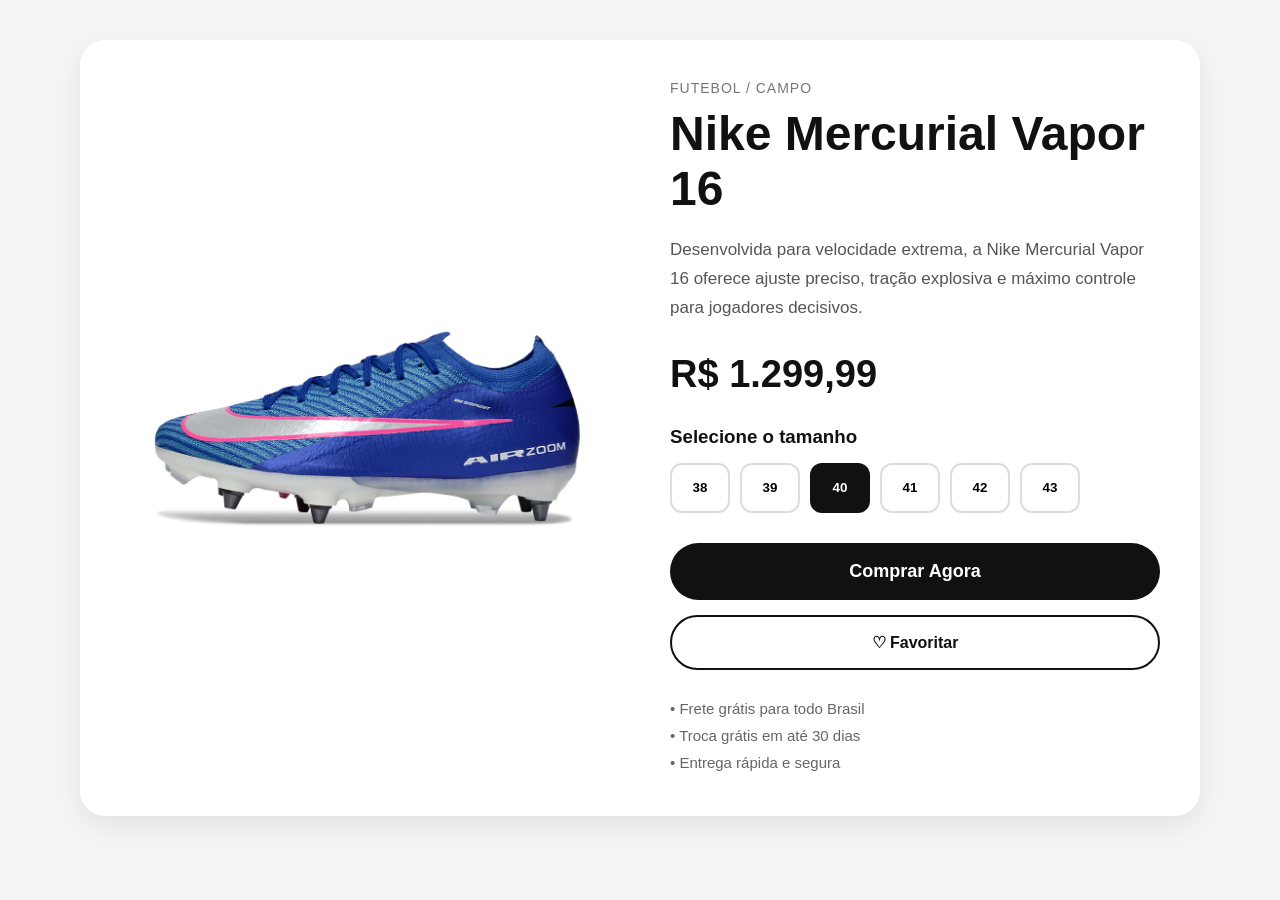
<file: lpsesi05gg-main/chuchu/index.html>
<!DOCTYPE html>
<html lang="pt-BR">
<head>
  <meta charset="UTF-8">
  <meta name="viewport" content="width=device-width, initial-scale=1.0">
  <title>Mercurial Elite FG</title>
  <link rel="stylesheet" href="style.css">

</head>
<body>

  <div class="container">

    <div class="product-page">

      <div class="product-image">
        <img src="../assets/images/vapor 16.webp">
      </div>

      <div class="product-info">

        <div class="category">
          Futebol / Campo
        </div>

        <h1>Nike Mercurial Vapor 16</h1>

        <p class="description">
          Desenvolvida para velocidade extrema, a Nike Mercurial Vapor 16
          oferece ajuste preciso, tração explosiva e máximo controle
          para jogadores decisivos.
        </p>

        <div class="price">
          R$ 1.299,99
        </div>

        <div class="sizes">

          <h3>Selecione o tamanho</h3>

          <div class="size-buttons">

            <button class="size-btn">38</button>
            <button class="size-btn">39</button>
            <button class="size-btn active">40</button>
            <button class="size-btn">41</button>
            <button class="size-btn">42</button>
            <button class="size-btn">43</button>

          </div>

        </div>

        <button class="buy-button" onclick="comprar()">
          Comprar Agora
        </button>

        <button class="favorite-button">
          ♡ Favoritar
        </button>

        <div class="extra-info">
          • Frete grátis para todo Brasil<br>
          • Troca grátis em até 30 dias<br>
          • Entrega rápida e segura
        </div>

      </div>

    </div>

  </div>

  <script src="script.js"></script>

</body>
</html>
</file>
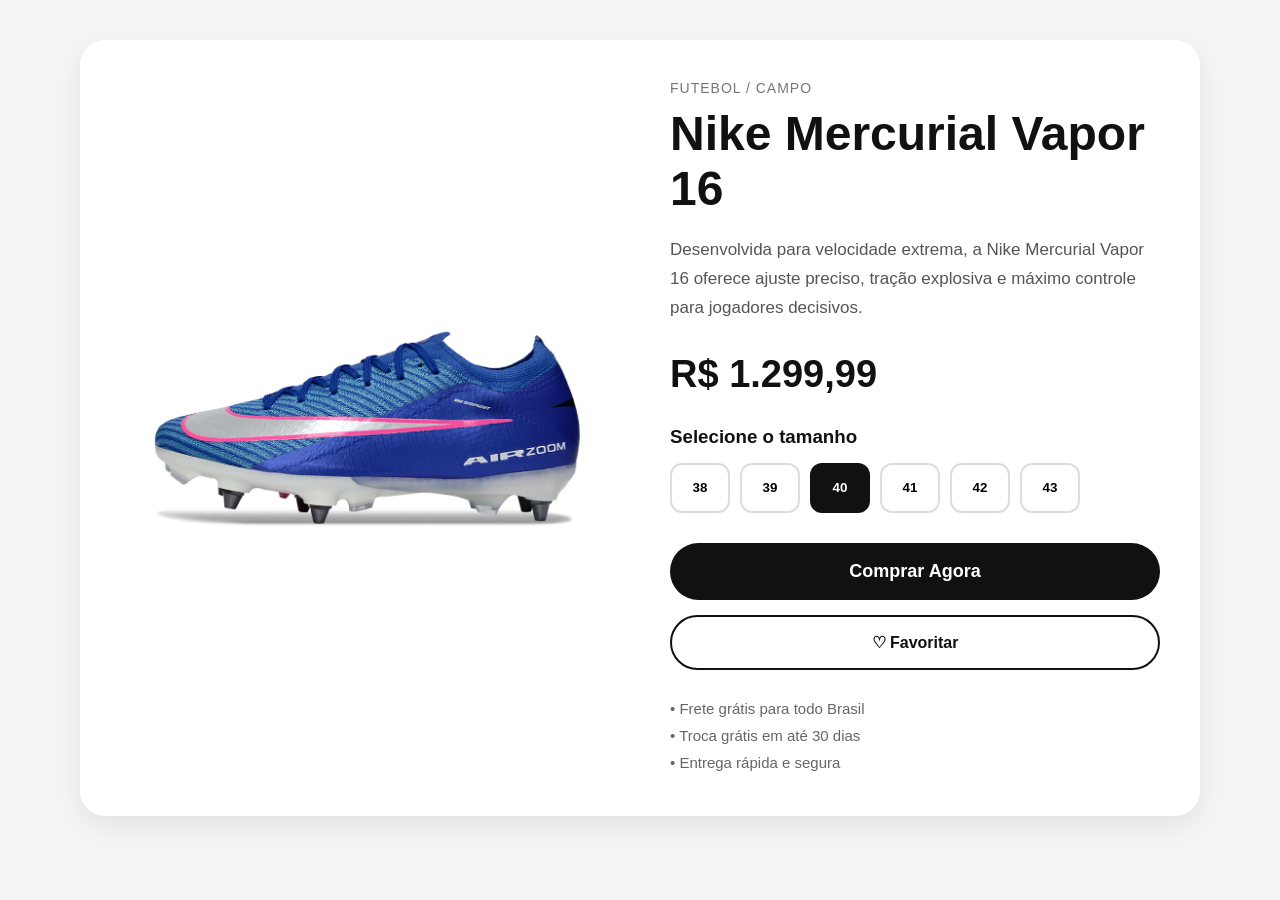
<file: lpsesi05gg-main/chuchu1/index.html>
<!DOCTYPE html>
<html lang="pt-BR">
<head>
  <meta charset="UTF-8">
  <meta name="viewport" content="width=device-width, initial-scale=1.0">
  <title>Nike</title>
  <link rel="stylesheet" href="style.css">

</head>
<body>

  <div class="container">

    <div class="product-page">

      <div class="product-image">
        <img src="../assets/images/vapor 16.webp">
      </div>

      <div class="product-info">

        <div class="category">
          Futebol / Campo
        </div>

        <h1>Nike Mercurial Vapor 16</h1>

        <p class="description">
          Desenvolvida para velocidade extrema, a Nike Mercurial Vapor 16
          oferece ajuste preciso, tração explosiva e máximo controle
          para jogadores decisivos.
        </p>

        <div class="price">
          R$ 1.299,99
        </div>

        <div class="sizes">

          <h3>Selecione o tamanho</h3>

          <div class="size-buttons">

            <button class="size-btn">38</button>
            <button class="size-btn">39</button>
            <button class="size-btn active">40</button>
            <button class="size-btn">41</button>
            <button class="size-btn">42</button>
            <button class="size-btn">43</button>

          </div>

        </div>

        <button class="buy-button" onclick="comprar()">
          Comprar Agora
        </button>

        <button class="favorite-button">
          ♡ Favoritar
        </button>

        <div class="extra-info">
          • Frete grátis para todo Brasil<br>
          • Troca grátis em até 30 dias<br>
          • Entrega rápida e segura
        </div>

      </div>

    </div>

  </div>

  <script src="script.js"></script>

</body>
</html>
</file>
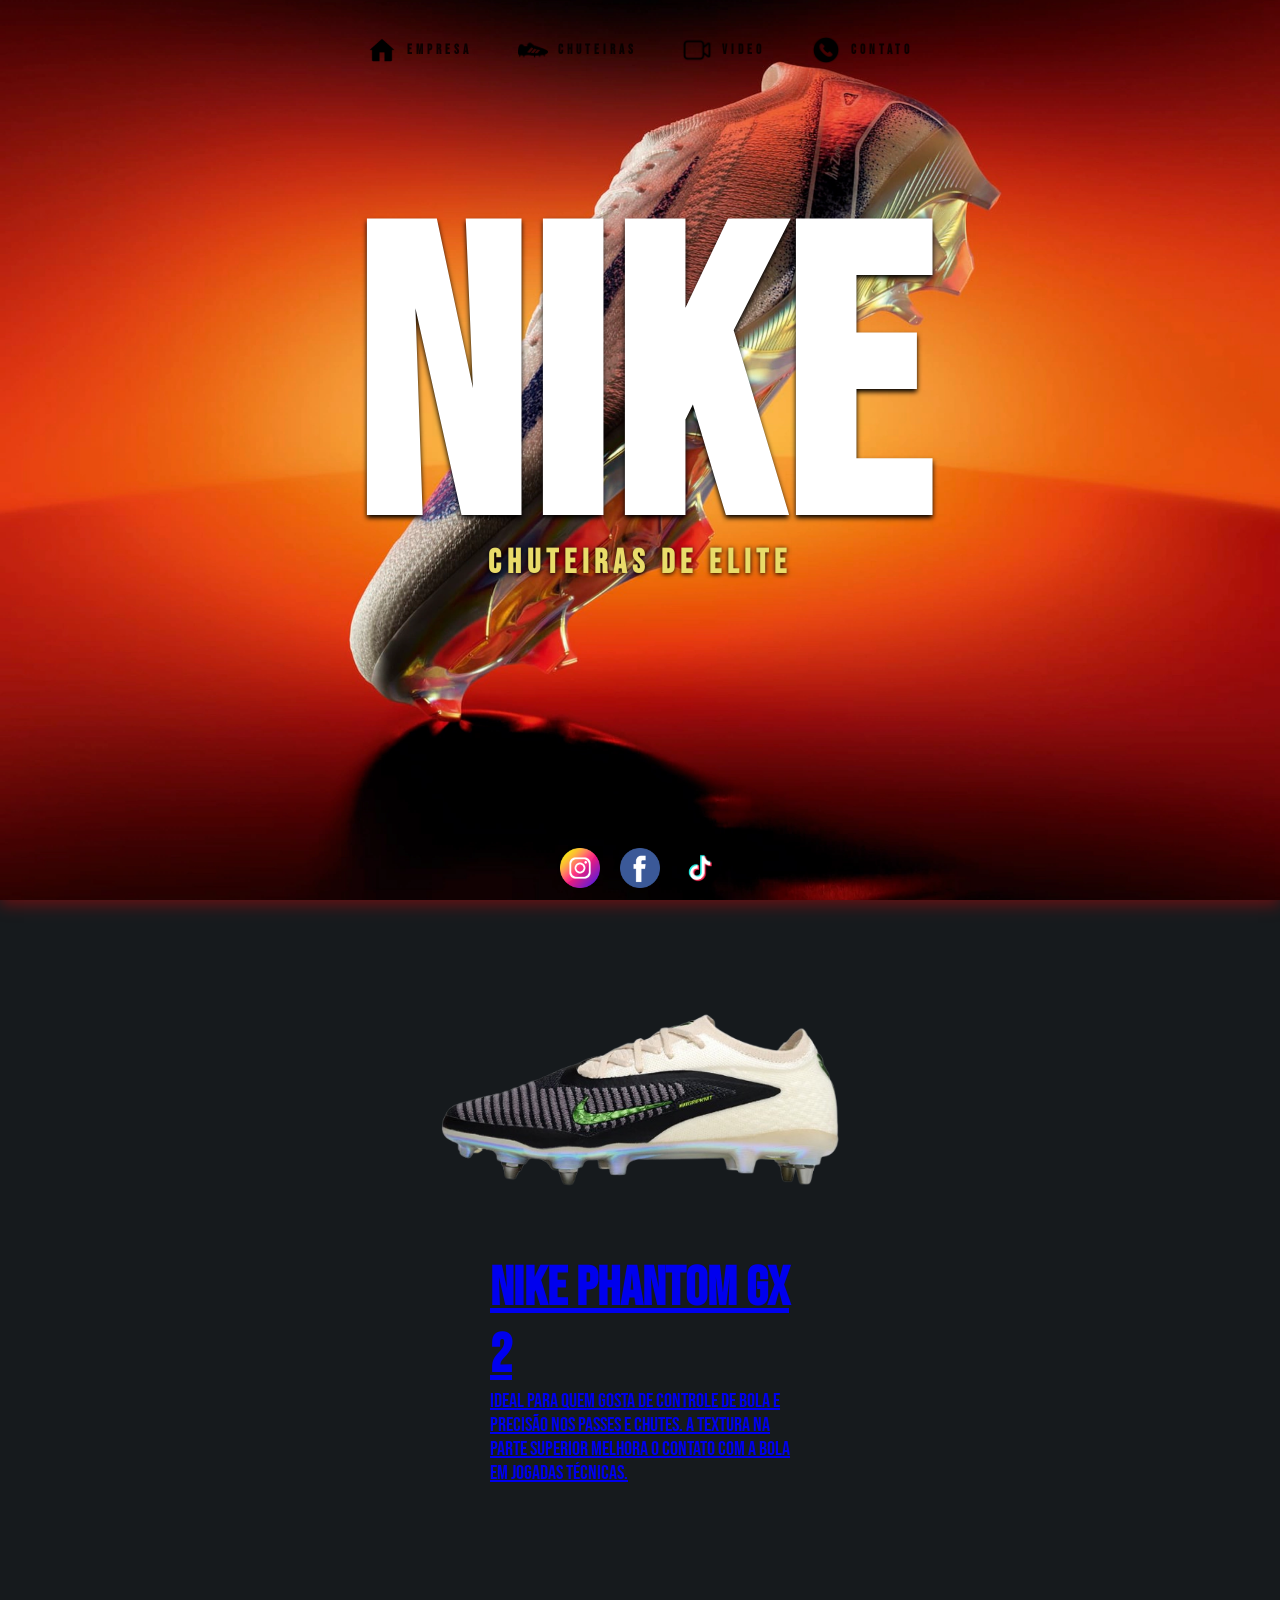
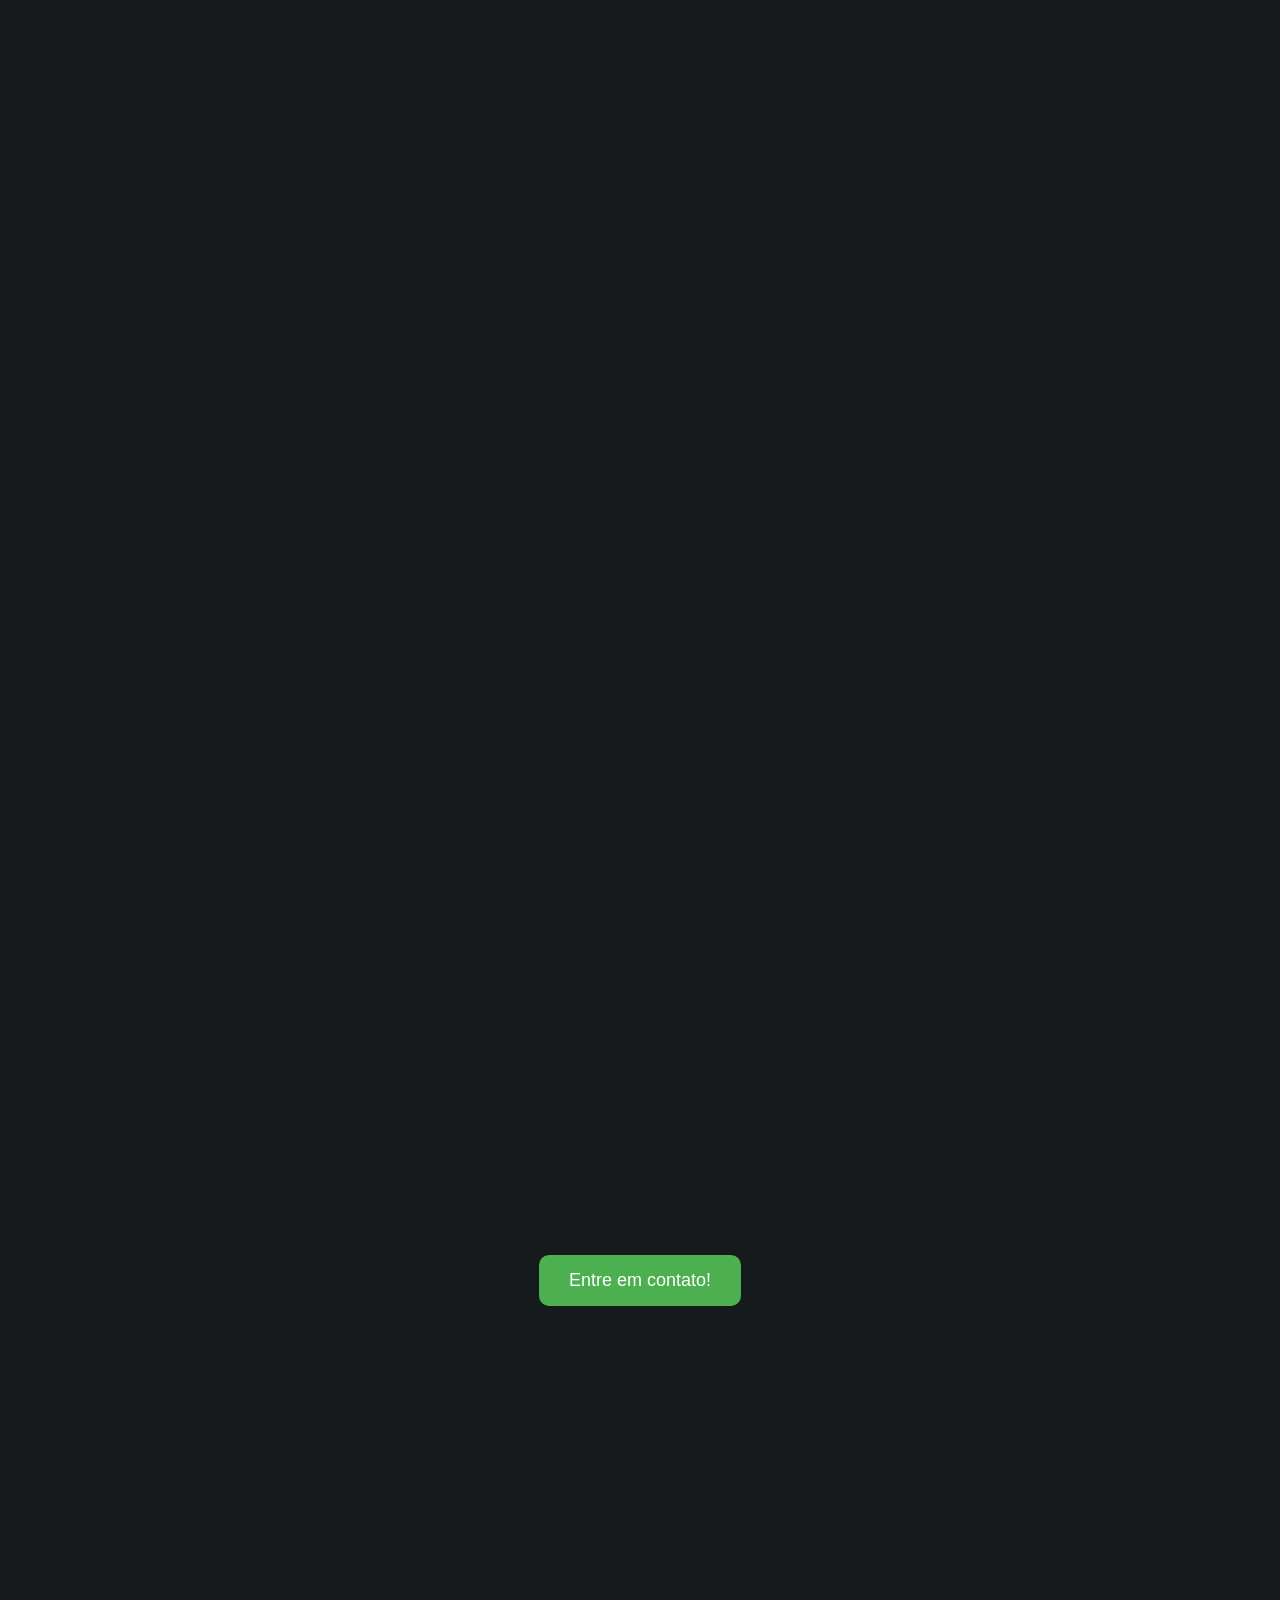
<file: lpsesi05gg-main/src/index.html>
<!DOCTYPE html>
<html lang="pt-BR">

<head>
    <meta charset="UTF-8">
    <meta name="viewport" content="width=device-width, initial-scale=1.0">
    <title>Nike</title>

    
    <link rel="preconnect" href="https://fonts.googleapis.com">
    <link rel="preconnect" href="https://fonts.gstatic.com" crossorigin>

    <link href="https://fonts.googleapis.com/css2?family=Bebas+Neue&family=Caudex:wght@400;700&family=Roboto:wght@100;300;400;500;700;900&display=swap"
        rel="stylesheet">

    
    <link rel="stylesheet" href="style.css">
</head>

<body>

    <nav>
        <span class="navItems" onclick="navTo('s1')">
            <img src="../assets/icons/casa-removebg-preview.png" alt="Empresa">
            <a class="navWords">EMPRESA</a>
        </span>

        <span class="navItems" onclick="navTo('s2')">
            <img src="../assets/icons/72992.png" alt="Chuteiras">
            <a class="navWords">CHUTEIRAS</a>
        </span>

        <span class="navItems" onclick="navTo('s3')">
            <img src="../assets/icons/video.png" alt="Vídeo">
            <a class="navWords">VIDEO</a>
        </span>

        <span class="navItems" onclick="navTo('s4')">
            <img src="../assets/icons/mobile.png" alt="Contato">
            <a class="navWords">CONTATO</a>
        </span>
    </nav>

    <main>

        
        <section id="s1">
            <h1>Nike</h1>
            <h2>CHUTEIRAS DE ELITE</h2>
        </section>

        
        <section id="s2">

            <div class="card">
                <a href="../chuchu/index.html">
                    <img class="dahora" width="auto" height="300px" src="../assets/images/vapor_16-removebg-preview.png" alt="Nike Mercurial Vapor 16">

                    <div>
                        <h4>Nike Mercurial Vapor 16</h4>

                        <p>
                            Feita para jogadores rápidos, essa chuteira oferece ajuste firme e sensação leve durante as arrancadas.
                            O solado ajuda na explosão e nas mudanças rápidas de direção.
                        </p>
                    </div>
                </a>
                
            </div>

            <div class="card">
                <img class="dahora" width="auto" height="300px" src="../assets/images/gx_66-removebg-preview.png"
                    alt="Nike Phantom GX 2">

                <div>
                    <a href="../chuchu2/index.html">
                        <h4>Nike Phantom GX 2</h4>

                        <p>
                            Ideal para quem gosta de controle de bola e precisão nos passes e chutes.
                            A textura na parte superior melhora o contato com a bola em jogadas técnicas.
                        </p>
                    </a>
                        
                    
                    
                </div>
            </div>

            <div class="card">
                <img class="dahora" width="auto" height="300px" src="../assets/images/gx_6-removebg-preview.png"
                    alt="Nike Tiempo Legend 10">

                <div>
                    <h4>Nike Tiempo Legend 10</h4>

                    <p>
                        Modelo clássico com foco em conforto e toque macio na bola.
                        Combina material resistente com encaixe confortável para partidas intensas.
                    </p>
                </div>
            </div>

        </section>

        
        <section id="s3">

     

            <iframe class="vid"
                src="https://www.youtube.com/embed/JDOQYUYXSk4?autoplay=0"
                title="Neymar Jr."
                frameborder="0"
                allow="accelerometer; autoplay; clipboard-write; encrypted-media; gyroscope; picture-in-picture; web-share"
                allowfullscreen>
            </iframe>

        </section>

        
        <section id="s4">
            
                <button class="botao">Entre em contato!</button>
            
            

        </section>

    </main>

    
    <footer>

        <a href="https://www.instagram.com" target="_blank">
            <img width="40px" src="../assets/icons/instagram.png" alt="Instagram">
        </a>

        <a href="https://www.facebook.com" target="_blank">
            <img width="40px" src="../assets/icons/facebook.png" alt="Facebook">
        </a>

        <a href="https://www.tiktok.com" target="_blank">
            <img width="40px" src="../assets/icons/tiktok-icon-free-png.webp" alt="TikTok">
        </a>

    </footer>

    <script src="script.js"></script>

</body>

</html>
</file>
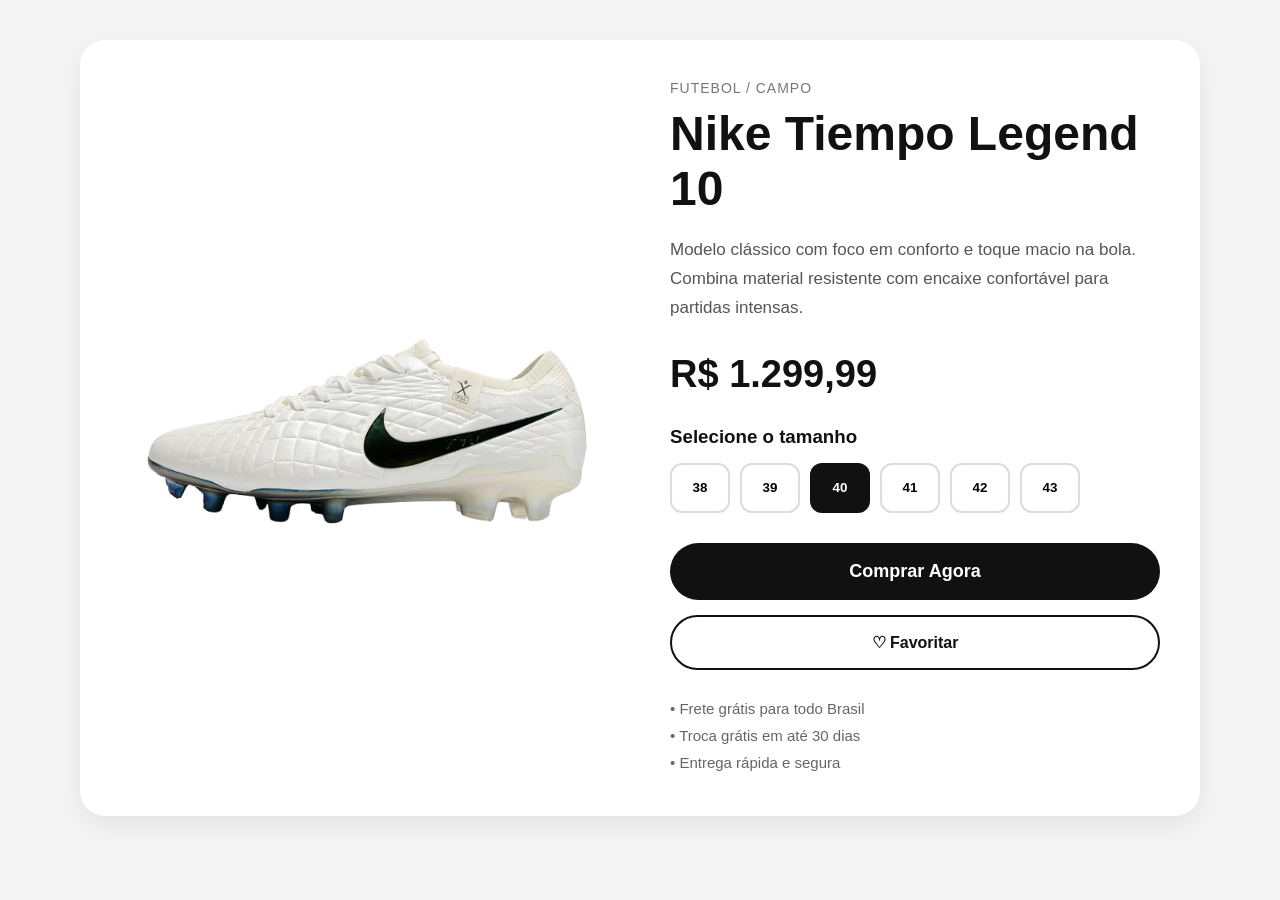
<file: NIKE-LP-SESI/lpsesi05gg-main/chuchu1/index.html>
<!DOCTYPE html>
<html lang="pt-BR">

<head>
    <meta charset="UTF-8">
    <meta name="viewport" content="width=device-width, initial-scale=1.0">
    <title>Nike</title>
    <link rel="stylesheet" href="style.css">

</head>

<body>

    <div class="container">

        <div class="product-page">

            <div class="product-image">
                <img src="../assets/images/1-22af66aacd9824b88f17174402128068-1024-1024-removebg-preview.png">
            </div>

            <div class="product-info">

                <div class="category">
                    Futebol / Campo
                </div>

                <h1>Nike Tiempo Legend 10</h1>

                <p class="description">
                    Modelo clássico com foco em conforto e toque macio na bola. Combina material resistente com encaixe confortável para partidas intensas.
                </p>

                <div class="price">
                    R$ 1.299,99
                </div>

                <div class="sizes">

                    <h3>Selecione o tamanho</h3>

                    <div class="size-buttons">

                        <button class="size-btn">38</button>
                        <button class="size-btn">39</button>
                        <button class="size-btn active">40</button>
                        <button class="size-btn">41</button>
                        <button class="size-btn">42</button>
                        <button class="size-btn">43</button>

                    </div>

                </div>

                <button class="buy-button" onclick="comprar()">
          Comprar Agora
        </button>

                <button class="favorite-button">
          ♡ Favoritar
        </button>

                <div class="extra-info">
                    • Frete grátis para todo Brasil<br> • Troca grátis em até 30 dias<br> • Entrega rápida e segura
                </div>

            </div>

        </div>

    </div>

    <script src="script.js"></script>

</body>

</html>
</file>
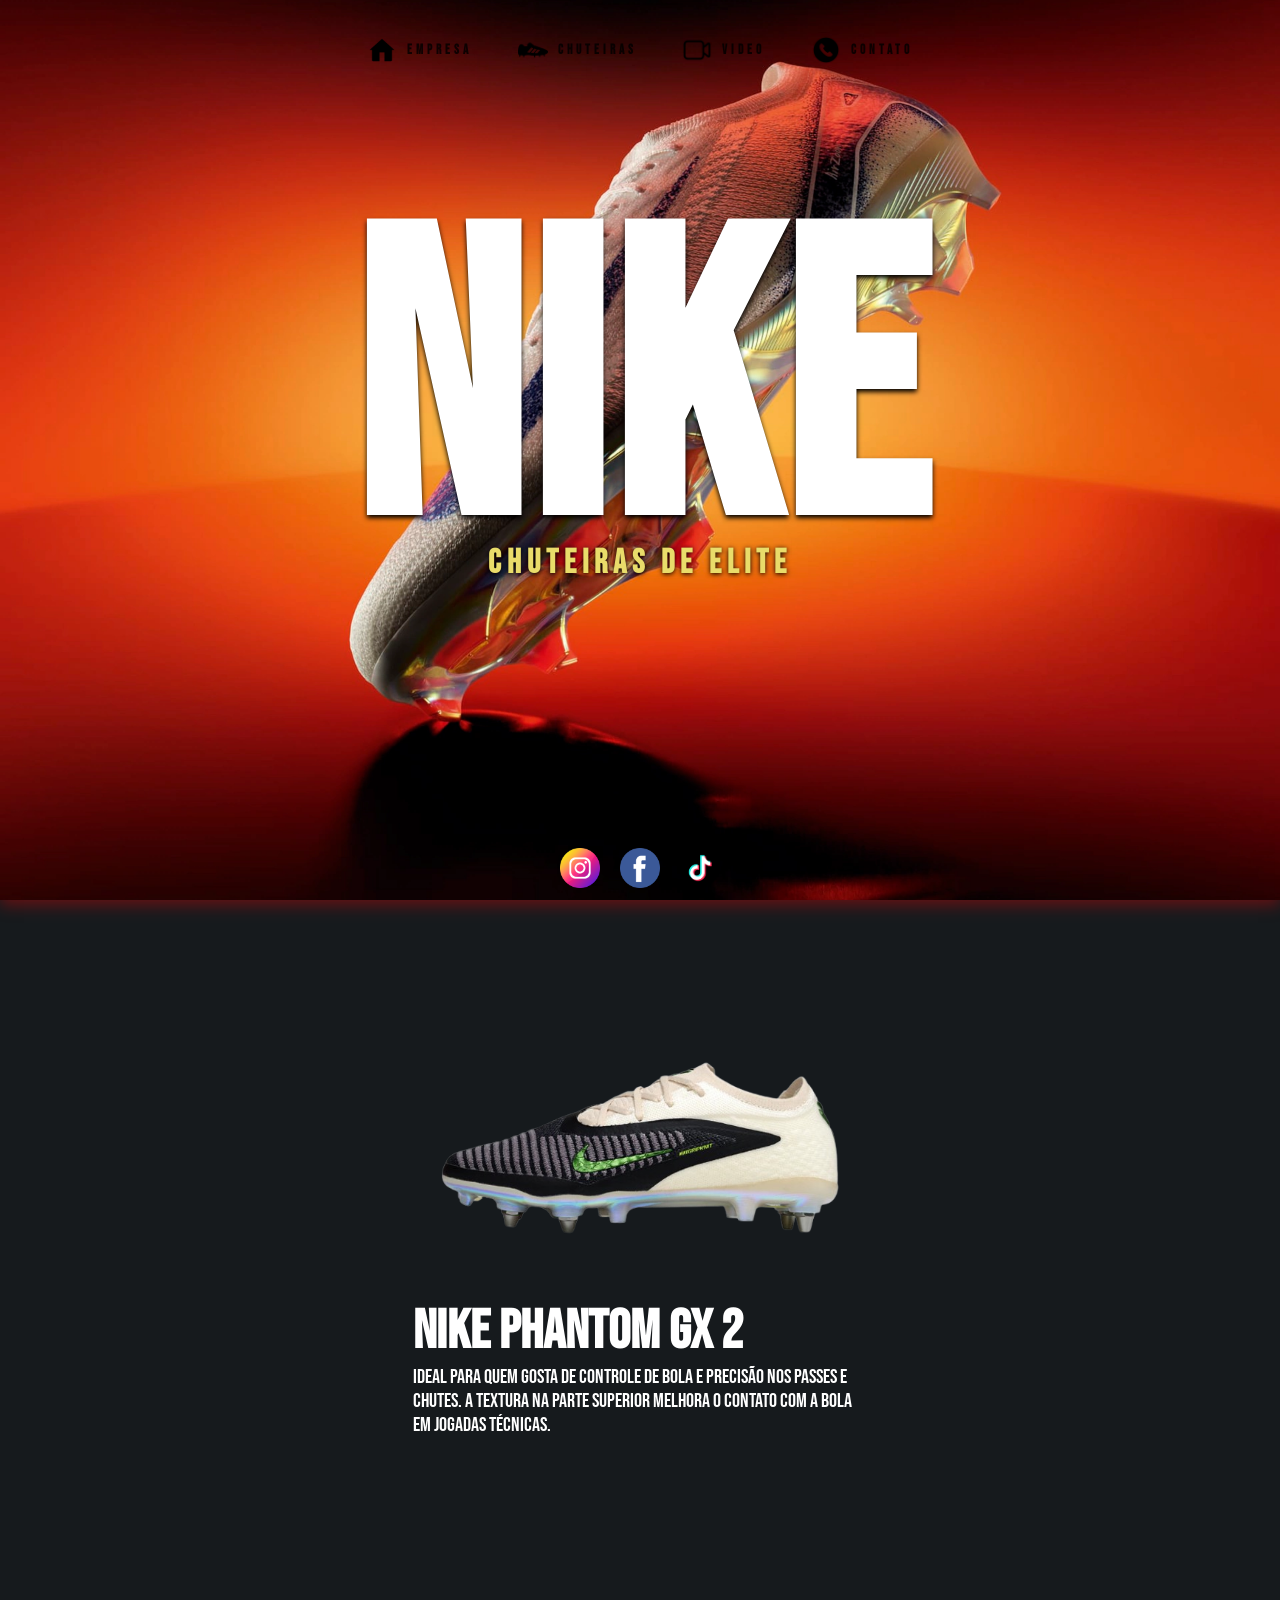
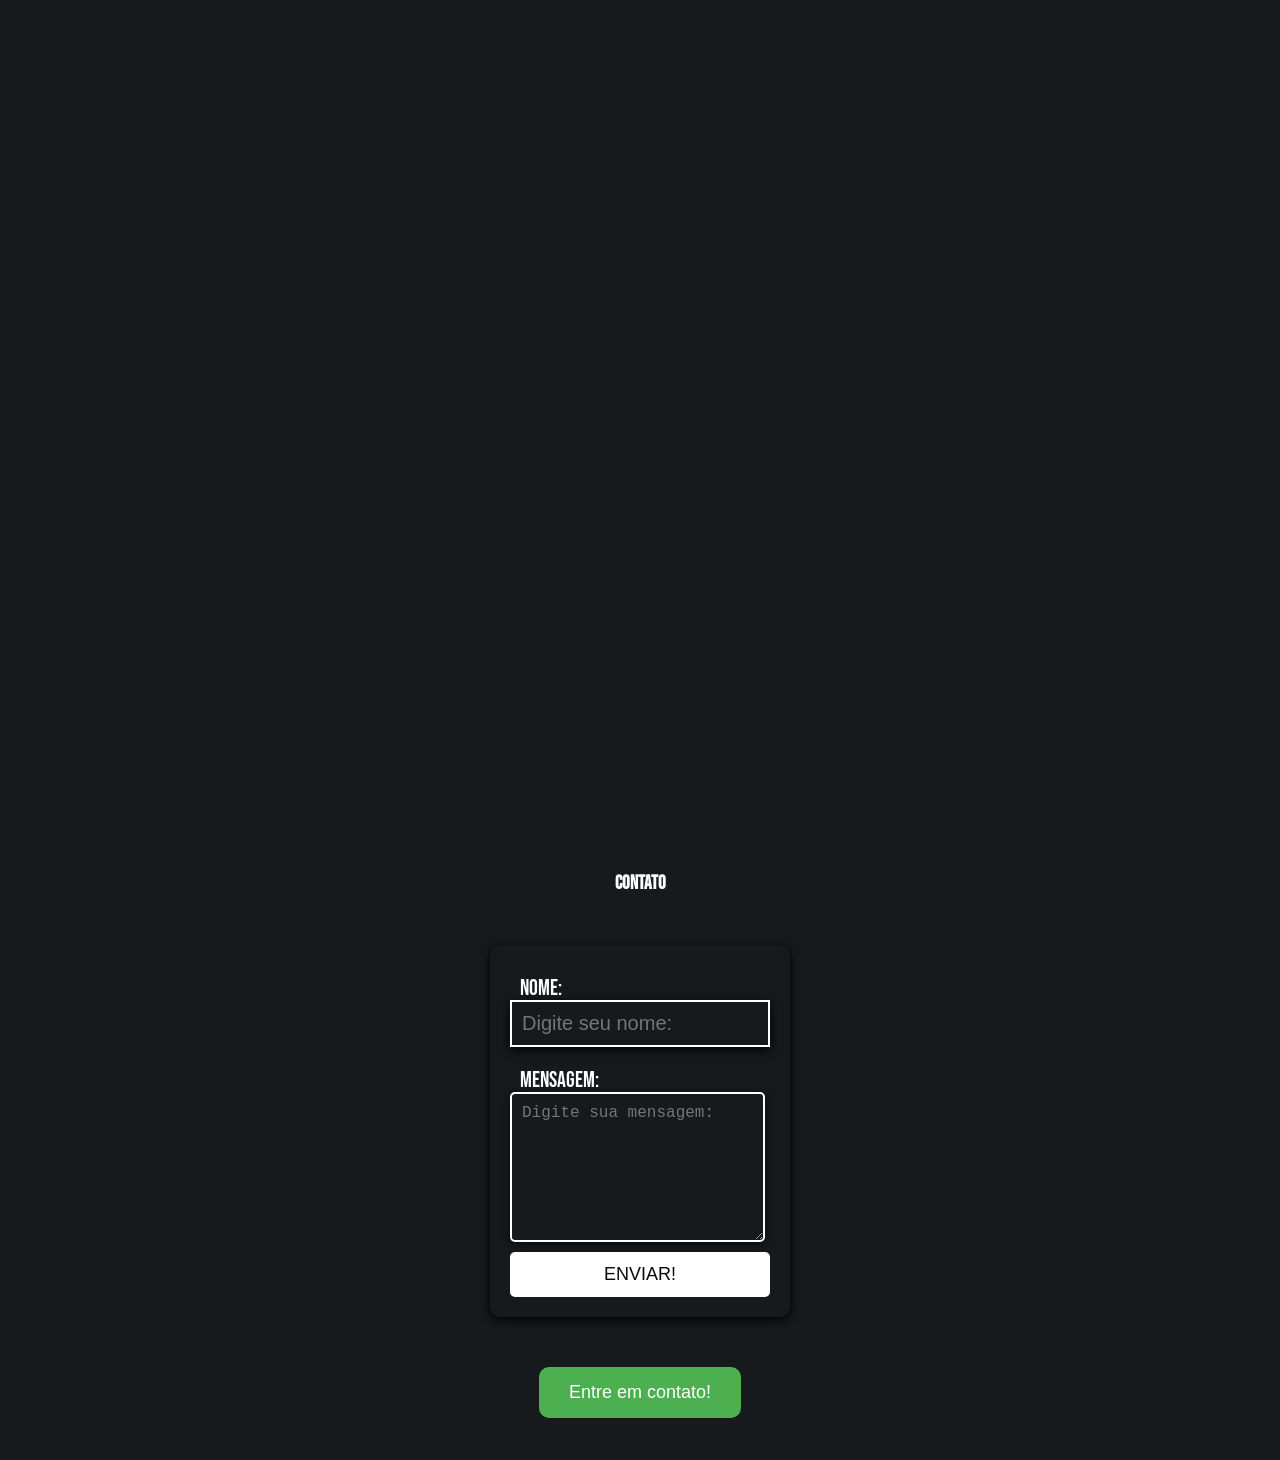
<file: NIKE-LP-SESI/lpsesi05gg-main/src/index.html>
<!DOCTYPE html>
<html lang="pt-BR">

<head>
    <meta charset="UTF-8">
    <meta name="viewport" content="width=device-width, initial-scale=1.0">
    <title>Nike</title>


    <link rel="preconnect" href="https://fonts.googleapis.com">
    <link rel="preconnect" href="https://fonts.gstatic.com" crossorigin>

    <link href="https://fonts.googleapis.com/css2?family=Bebas+Neue&family=Caudex:wght@400;700&family=Roboto:wght@100;300;400;500;700;900&display=swap" rel="stylesheet">


    <link rel="stylesheet" href="style.css">
</head>

<body>

    <nav>
        <span class="navItems" onclick="navTo('s1')">
            <img src="../assets/icons/casa-removebg-preview.png" alt="Empresa">
            <a class="navWords">EMPRESA</a>
        </span>

        <span class="navItems" onclick="navTo('s2')">
            <img src="../assets/icons/72992.png" alt="Chuteiras">
            <a class="navWords">CHUTEIRAS</a>
        </span>

        <span class="navItems" onclick="navTo('s3')">
            <img src="../assets/icons/video.png" alt="Vídeo">
            <a class="navWords">VIDEO</a>
        </span>

        <span class="navItems" onclick="navTo('s4')">
            <img src="../assets/icons/mobile.png" alt="Contato">
            <a class="navWords">CONTATO</a>
        </span>
    </nav>

    <main>


        <section id="s1">
            <h1>Nike</h1>
            <h2>CHUTEIRAS DE ELITE</h2>
        </section>


        <section id="s2">

            <div class="card">
                <a href="../chuchu/index.html" target="_blank">
                    <img class="dahora" width="auto" height="300px" src="../assets/images/vapor_16-removebg-preview.png" alt="Nike Mercurial Vapor 16">

                    <div>
                        <h4>Nike Mercurial Vapor 16</h4>

                        <p>
                            Feita para jogadores rápidos, essa chuteira oferece ajuste firme e sensação leve durante as arrancadas. O solado ajuda na explosão e nas mudanças rápidas de direção.
                        </p>
                    </div>
                </a>

            </div>

            <div class="card">

                <a href="../chuchu2/index.html" target="_blank">

                    <img class="dahora" width="auto" height="300px" src="../assets/images/gx_66-removebg-preview.png" alt="Nike Phantom GX 2">

                    <div>

                        <h4>Nike Phantom GX 2</h4>

                        <p>
                            Ideal para quem gosta de controle de bola e precisão nos passes e chutes. A textura na parte superior melhora o contato com a bola em jogadas técnicas.
                        </p>

                    </div>

                </a>

            </div>
            </div>

            <div class="card">
                <a href="../chuchu1/index.html" target="_blank">
                    <img class="dahora" width="auto" height="300px" src="../assets/images/1-22af66aacd9824b88f17174402128068-1024-1024-removebg-preview.png" alt="Nike Tiempo Legend 10">

                    <div>
                        <h4>Nike Tiempo Legend 10</h4>

                        <p>
                            Modelo clássico com foco em conforto e toque macio na bola. Combina material resistente com encaixe confortável para partidas intensas.
                        </p>
                    </div>
                </a>
            </div>

        </section>


        <section id="s3">



            <iframe class="vid" src="https://www.youtube.com/embed/JDOQYUYXSk4?autoplay=0" title="Neymar Jr." frameborder="0" allow="accelerometer; autoplay; clipboard-write; encrypted-media; gyroscope; picture-in-picture; web-share" allowfullscreen>
            </iframe>

        </section>


        <section id="s4">
            <h3>CONTATO</h3>
            <div class="formulario">
                <label for="nome">Nome: </label>
                <input type="text" id="nome" placeholder="Digite seu nome: ">
                <label for="assunto">Mensagem: </label>
                <textarea id="assunto" placeholder="Digite sua mensagem: "></textarea>
                <button onclick="enviar()">ENVIAR!</button>
            </div>

            <button class="botao">Entre em contato!</button>



        </section>

    </main>


    <footer>

        <a href="https://www.instagram.com" target="_blank">
            <img width="40px" src="../assets/icons/instagram.png" alt="Instagram">
        </a>

        <a href="https://www.facebook.com" target="_blank">
            <img width="40px" src="../assets/icons/facebook.png" alt="Facebook">
        </a>

        <a href="https://www.tiktok.com" target="_blank">
            <img width="40px" src="../assets/icons/tiktok-icon-free-png.webp" alt="TikTok">
        </a>

    </footer>

    <script src="script.js"></script>

</body>

</html>
</file>
<file: lpsesi05gg-main/chuchu/style.css>
*{
  margin:0;
  padding:0;
  box-sizing:border-box;
  font-family: Arial, Helvetica, sans-serif;
}

body{
  background:#f5f5f5;
  color:#111;
}

.container{
  max-width:1200px;
  margin:auto;
  padding:40px;
}

.product-page{
  display:flex;
  gap:60px;
  background:#fff;
  padding:40px;
  border-radius:25px;
  box-shadow:0 10px 30px rgba(0,0,0,0.08);
}

.product-image{
  flex:1;
  justify-content: center;
  align-items: center;
  display: flex;

}

.product-image img{
  width:100%;
  border-radius:20px;
  object-fit:cover;
}

.product-info{
  flex:1;
  display:flex;
  flex-direction:column;
  justify-content:center;
}

.category{
  color:#777;
  font-size:14px;
  margin-bottom:10px;
  text-transform:uppercase;
  letter-spacing:1px;
}

h1{
  font-size:48px;
  margin-bottom:20px;
}

.description{
  color:#555;
  line-height:1.7;
  margin-bottom:30px;
  font-size:17px;
}

.price{
  font-size:38px;
  font-weight:bold;
  margin-bottom:30px;
}

.sizes{
  margin-bottom:30px;
}

.sizes h3{
  margin-bottom:15px;
}

.size-buttons{
  display:flex;
  gap:10px;
  flex-wrap:wrap;
}

.size-btn{
  width:60px;
  height:50px;
  border:2px solid #ddd;
  background:#fff;
  cursor:pointer;
  border-radius:12px;
  font-weight:bold;
  transition:0.3s;
}

.size-btn:hover,
.size-btn.active{
  background:#111;
  color:#fff;
  border-color:#111;
}

.buy-button{
  padding:18px;
  border:none;
  background:#111;
  color:#fff;
  font-size:18px;
  font-weight:bold;
  border-radius:50px;
  cursor:pointer;
  transition:0.3s;
  margin-bottom:15px;
}

.buy-button:hover{
  background:#333;
}

.favorite-button{
  padding:16px;
  border:2px solid #111;
  background:transparent;
  color:#111;
  font-size:16px;
  font-weight:bold;
  border-radius:50px;
  cursor:pointer;
  transition:0.3s;
}

.favorite-button:hover{
  background:#111;
  color:#fff;
}

.extra-info{
  margin-top:25px;
  color:#666;
  line-height:1.8;
  font-size:15px;
}

@media(max-width:900px){

  .product-page{
    flex-direction:column;
    padding:25px;
  }

  h1{
    font-size:36px;
  }

  .container{
    padding:20px;
  }

}
</file>
<file: lpsesi05gg-main/chuchu1/style.css>
*{
  margin:0;
  padding:0;
  box-sizing:border-box;
  font-family: Arial, Helvetica, sans-serif;
}

body{
  background:#f5f5f5;
  color:#111;
}

.container{
  max-width:1200px;
  margin:auto;
  padding:40px;
}

.product-page{
  display:flex;
  gap:60px;
  background:#fff;
  padding:40px;
  border-radius:25px;
  box-shadow:0 10px 30px rgba(0,0,0,0.08);
}

.product-image{
  flex:1;
  justify-content: center;
  align-items: center;
  display: flex;

}

.product-image img{
  width:100%;
  border-radius:20px;
  object-fit:cover;
}

.product-info{
  flex:1;
  display:flex;
  flex-direction:column;
  justify-content:center;
}

.category{
  color:#777;
  font-size:14px;
  margin-bottom:10px;
  text-transform:uppercase;
  letter-spacing:1px;
}

h1{
  font-size:48px;
  margin-bottom:20px;
}

.description{
  color:#555;
  line-height:1.7;
  margin-bottom:30px;
  font-size:17px;
}

.price{
  font-size:38px;
  font-weight:bold;
  margin-bottom:30px;
}

.sizes{
  margin-bottom:30px;
}

.sizes h3{
  margin-bottom:15px;
}

.size-buttons{
  display:flex;
  gap:10px;
  flex-wrap:wrap;
}

.size-btn{
  width:60px;
  height:50px;
  border:2px solid #ddd;
  background:#fff;
  cursor:pointer;
  border-radius:12px;
  font-weight:bold;
  transition:0.3s;
}

.size-btn:hover,
.size-btn.active{
  background:#111;
  color:#fff;
  border-color:#111;
}

.buy-button{
  padding:18px;
  border:none;
  background:#111;
  color:#fff;
  font-size:18px;
  font-weight:bold;
  border-radius:50px;
  cursor:pointer;
  transition:0.3s;
  margin-bottom:15px;
}

.buy-button:hover{
  background:#333;
}

.favorite-button{
  padding:16px;
  border:2px solid #111;
  background:transparent;
  color:#111;
  font-size:16px;
  font-weight:bold;
  border-radius:50px;
  cursor:pointer;
  transition:0.3s;
}

.favorite-button:hover{
  background:#111;
  color:#fff;
}

.extra-info{
  margin-top:25px;
  color:#666;
  line-height:1.8;
  font-size:15px;
}

@media(max-width:900px){

  .product-page{
    flex-direction:column;
    padding:25px;
  }

  h1{
    font-size:36px;
  }

  .container{
    padding:20px;
  }

}
</file>
<file: lpsesi05gg-main/src/style.css>
:root {
    --dark: #0B090A;
    --text: #ffffff;
    --bg: #161A1D;
    --red1: #c53695;
    --red2: #A4161A;
    --red3: #BA181B;
    --red4: #E5383B;
    --font: "Bebas Neue", sans-serif;
}

* {
    margin: 0;
    padding: 0;
    box-sizing: border-box;
    scroll-behavior: smooth;
}

body {
    font-family: var(--font);
    background-color: var(--bg);
    color: var(--text);
    overflow-x: hidden;
}

nav {
    width: 100%;
    position: fixed;
    top: 0;
    background-color: transparent;
    display: flex;
    align-items: center;
    justify-content: center;
    gap: 2vw;
    height: 100px;
    z-index: 999;
    transition: all 1s ease-in-out;
    animation: decima 1s ease-in-out;
    font-family: system-ui, -apple-system, BlinkMacSystemFont, 'Segoe UI', Roboto, Oxygen, Ubuntu, Cantarell, 'Open Sans', 'Helvetica Neue', sans-serif;
}

nav.sc {

    backdrop-filter: blur(10px);
    box-shadow: 0px 3px 15px rgba(0, 0, 0, 0.5);

}

@keyframes decima {
    0% {
        transform: translateY(-100px);
    }
}

.navItems {
    backdrop-filter: blur (30px);
    display: flex;
    align-items: center;
    justify-content: center;
    gap: 10px;
    padding: 10px;
    border-radius: 999px;
}

.navItems img {
    width: 30px;
}

.navItems:hover {
    cursor: pointer;
}

.navItems a {
    color: black;
    text-decoration: none;
    font-size: 1vw;
    letter-spacing: 4px;
    opacity: 0.8;
    transition: all 200ms linear;
    font-weight: 700;
    font-family: "Bebas Neue", sans-serif;
}

.navItems a:hover {
    text-shadow: 0px 3px 10px black;
    opacity: 1;
}

section {
    min-height: 100vh;
    height: auto;
}



h1 {
    font-size: 400px;
    word-break: break-word;
    overflow-wrap: break-word;
    text-transform: uppercase;
    text-shadow: 0px 3px 5px #000000;
    letter-spacing: 5px;
    width: 100%;
    text-align: center;
    line-height: 155px;
    animation: esquerda 2s ease-in-out;
    color: rgb(255, 255, 255);
}

@keyframes esquerda {
    0% {
        transform: translateX(-100px);
        opacity: 0;
    }
}

h2 {
    font-size: 2.6vw;
    letter-spacing: 6px;
    width: 67%;
    margin-top: 70px;
    text-align: center;
    color: rgb(233, 220, 106);
    text-shadow: 0px 1px 5px #000000;

    animation: direita 2s ease-in-out;
}

h4{
    font-size: 55px;
}

p{
    font-family: inherit;
    font-size: 20px
}

@keyframes direita {
    0% {
        transform: translateX(300px);
        opacity: 0;
    }
}

footer {
    display: flex;
    align-items: center;
    justify-content: center;
    gap: 20px;
    height: 60px;
    background-color: transparent;
    position: fixed;
    bottom: 0;
    width: 100%;
    transition: all 1s ease-in-out
}

footer.ft {

    backdrop-filter: blur(10px);

}

.vid {
    width: 60%;
    height: 600px;
}

#s1 {
    background-image: url('../assets/images/02946251.webp');
    background-position: center;
    background-repeat: no-repeat;
    background-size: cover;
    background-attachment: fixed;
    display: flex;
    flex-direction: column;
    align-items: center;
    justify-content: center;
    box-shadow: rgba(255, 0, 0, 0.35) 0px 5px 15px;
}

#s2 {
    display: flex;
    align-items: center;
    justify-content: space-evenly;
    flex-wrap: wrap;
    gap: 50px;
    min-height: 70vh;
}

#s3{
    align-items: center;
    justify-content: center;
    box-sizing: border-box;
    display: flex;
}

#s4{
    align-items: center;
    justify-content: center;
    box-sizing: border-box;
    display: flex;
}

.card {
    width: 300px;
    height: auto;
    display: flex;
    align-items: center;
    justify-content: center;
    flex-direction: column;
    opacity: 0;
    transform: translateY(200px);
    transition: opacity 0.6s ease, transform 0.6s ease;
    gap: 10px;
    z-index: 100;


}

.card.visible {
    opacity: 1;
    transform: translateY(0);
}


.dahora{
    transition: all 200ms ease-in-out;
    align-items: center;
    

}

.dahora:hover{
    transform: scale(1.2) translateY(-10px);
    z-index: 999;
    
}

.botao{
    background-color: #4CAF50;
    color: white;
    padding: 15px 30px;
    border: none;
    border-radius: 10px;
    font-size: 18px;
    cursor: pointer;
    transition: 0.3s;

}

.botao:hover{
    background-color: #45a049;
    transform: scale(1.05);
}


@media (width <=1000px) {
    .navWords {
        display: none;
    }

    .vid {
        width: 412px;
    }
}
</file>
<file: NIKE-LP-SESI/lpsesi05gg-main/chuchu1/style.css>
*{
  margin:0;
  padding:0;
  box-sizing:border-box;
  font-family: Arial, Helvetica, sans-serif;
}

body{
  background:#f5f5f5;
  color:#111;
}

.container{
  max-width:1200px;
  margin:auto;
  padding:40px;
}

.product-page{
  display:flex;
  gap:60px;
  background:#fff;
  padding:40px;
  border-radius:25px;
  box-shadow:0 10px 30px rgba(0,0,0,0.08);
}

.product-image{
  flex:1;
  justify-content: center;
  align-items: center;
  display: flex;

}

.product-image img{
  width:100%;
  border-radius:20px;
  object-fit:cover;
}

.product-info{
  flex:1;
  display:flex;
  flex-direction:column;
  justify-content:center;
}

.category{
  color:#777;
  font-size:14px;
  margin-bottom:10px;
  text-transform:uppercase;
  letter-spacing:1px;
}

h1{
  font-size:48px;
  margin-bottom:20px;
}

.description{
  color:#555;
  line-height:1.7;
  margin-bottom:30px;
  font-size:17px;
}

.price{
  font-size:38px;
  font-weight:bold;
  margin-bottom:30px;
}

.sizes{
  margin-bottom:30px;
}

.sizes h3{
  margin-bottom:15px;
}

.size-buttons{
  display:flex;
  gap:10px;
  flex-wrap:wrap;
}

.size-btn{
  width:60px;
  height:50px;
  border:2px solid #ddd;
  background:#fff;
  cursor:pointer;
  border-radius:12px;
  font-weight:bold;
  transition:0.3s;
}

.size-btn:hover,
.size-btn.active{
  background:#111;
  color:#fff;
  border-color:#111;
}

.buy-button{
  padding:18px;
  border:none;
  background:#111;
  color:#fff;
  font-size:18px;
  font-weight:bold;
  border-radius:50px;
  cursor:pointer;
  transition:0.3s;
  margin-bottom:15px;
}

.buy-button:hover{
  background:#333;
}

.favorite-button{
  padding:16px;
  border:2px solid #111;
  background:transparent;
  color:#111;
  font-size:16px;
  font-weight:bold;
  border-radius:50px;
  cursor:pointer;
  transition:0.3s;
}

.favorite-button:hover{
  background:#111;
  color:#fff;
}

.extra-info{
  margin-top:25px;
  color:#666;
  line-height:1.8;
  font-size:15px;
}

@media(max-width:900px){

  .product-page{
    flex-direction:column;
    padding:25px;
  }

  h1{
    font-size:36px;
  }

  .container{
    padding:20px;
  }

}
</file>
<file: NIKE-LP-SESI/lpsesi05gg-main/src/style.css>
:root {
    --dark: #0B090A;
    --text: #ffffff;
    --bg: #161A1D;
    --red1: #c53695;
    --red2: #A4161A;
    --red3: #BA181B;
    --red4: #E5383B;
    --font: "Bebas Neue", sans-serif;
}

* {
    margin: 0;
    padding: 0;
    box-sizing: border-box;
    scroll-behavior: smooth;
}

body {
    font-family: var(--font);
    background-color: var(--bg);
    color: var(--text);
    overflow-x: hidden;
}

nav {
    width: 100%;
    position: fixed;
    top: 0;
    background-color: transparent;
    display: flex;
    align-items: center;
    justify-content: center;
    gap: 2vw;
    height: 100px;
    z-index: 999;
    transition: all 1s ease-in-out;
    animation: decima 1s ease-in-out;
    font-family: system-ui, -apple-system, BlinkMacSystemFont, 'Segoe UI', Roboto, Oxygen, Ubuntu, Cantarell, 'Open Sans', 'Helvetica Neue', sans-serif;
}

nav.sc {
    backdrop-filter: blur(10px);
    box-shadow: 0px 3px 15px rgba(0, 0, 0, 0.5);
}

@keyframes decima {
    0% {
        transform: translateY(-100px);
    }
}

.navItems {
    backdrop-filter: blur (30px);
    display: flex;
    align-items: center;
    justify-content: center;
    gap: 10px;
    padding: 10px;
    border-radius: 999px;
}

.navItems img {
    width: 30px;
}

.navItems:hover {
    cursor: pointer;
}

.navItems a {
    color: black;
    text-decoration: none;
    font-size: 1vw;
    letter-spacing: 4px;
    opacity: 0.8;
    transition: all 200ms linear;
    font-weight: 700;
    font-family: "Bebas Neue", sans-serif;
}

.navItems a:hover {
    text-shadow: 0px 3px 10px black;
    opacity: 1;
}

section {
    min-height: 100vh;
    height: auto;
}

h1 {
    font-size: 400px;
    word-break: break-word;
    overflow-wrap: break-word;
    text-transform: uppercase;
    text-shadow: 0px 3px 5px #000000;
    letter-spacing: 5px;
    width: 100%;
    text-align: center;
    line-height: 155px;
    animation: esquerda 2s ease-in-out;
    color: rgb(255, 255, 255);
}

@keyframes esquerda {
    0% {
        transform: translateX(-100px);
        opacity: 0;
    }
}

h2 {
    font-size: 2.6vw;
    letter-spacing: 6px;
    width: 67%;
    margin-top: 70px;
    text-align: center;
    color: rgb(233, 220, 106);
    text-shadow: 0px 1px 5px #000000;
    animation: direita 2s ease-in-out;
}

h4 {
    font-size: 55px;
}

p {
    font-family: inherit;
    font-size: 20px
}

@keyframes direita {
    0% {
        transform: translateX(300px);
        opacity: 0;
    }
}

footer {
    display: flex;
    align-items: center;
    justify-content: center;
    gap: 20px;
    height: 60px;
    background-color: transparent;
    position: fixed;
    bottom: 0;
    width: 100%;
    transition: all 1s ease-in-out
}

footer.ft {
    backdrop-filter: blur(10px);
}

.vid {
    width: 60%;
    height: 600px;
}

#s1 {
    background-image: url('../assets/images/02946251.webp');
    background-position: center;
    background-repeat: no-repeat;
    background-size: cover;
    background-attachment: fixed;
    display: flex;
    flex-direction: column;
    align-items: center;
    justify-content: center;
    box-shadow: rgba(255, 0, 0, 0.35) 0px 5px 15px;
}

#s2 {
    display: flex;
    align-items: center;
    justify-content: space-evenly;
    flex-wrap: wrap;
    gap: 50px;
    min-height: 70vh;
}

#s3 {
    align-items: center;
    justify-content: center;
    box-sizing: border-box;
    display: flex;
}

#s4 {
    align-items: center;
    justify-content: center;
    box-sizing: border-box;
    display: flex;
    gap: 50px;
    min-height: 70vh;
    flex-direction: column;
    
}

.formulario {
    width: 300px;
    height: auto;
    padding: 20px;
    display: flex;
    flex-direction: column;
    gap: 10px;
    border: 2px white;
    border-radius: 10px;
    box-shadow: 0px 3px 10px black;
}

.formulario label {
    width: 100%;
    padding: 10px;
    margin-bottom: -22px;
    font-size: 22px;
}

.formulario input {
    width: 100%;
    padding: 10px;
    border: 2px solid white;
    background-color: transparent;
    color: #ffffff;
    font-size: 20px;
    box-shadow: 0px 3px 10px black;
}

.formulario textarea {
    max-width: 100%;
    width: 255px;
    min-width: 255px;
    max-height: 200px;
    min-height: 150px;
    background-color: transparent;
    color: var(--text);
    border-radius: 5px;
    border: 2px solid var(--text);
    font-size: 16px;
    box-shadow: 0px 3px 10px var(--dark);
    padding: 10px;
}

.formulario button {
    width: 100%;
    padding: 10px;
    background-color: var(--text);
    border: none;
    border: 2px solid var(--text);
    font-size: 18px;
    transition: all 200ms ease-in-out;
    border-radius: 5px;
    color: var(--dark);
}

.formulario button:hover {
    cursor: pointer;
    box-shadow: #0B090A;
    background-color: transparent;
    color: var(--text);
}

.card {
    width: 300px;
    height: auto;
    display: flex;
    align-items: center;
    justify-content: center;
    flex-direction: column;
    opacity: 0;
    transform: translateY(200px);
    transition: opacity 0.6s ease, transform 0.6s ease;
    gap: 10px;
    z-index: 100;
}

.card.visible {
    opacity: 1;
    transform: translateY(0);
}

.card a {
    text-decoration: none;
    color: white;
    transition: 0.3s;
}

.card a:hover {
    color: #6a00ff;
    text-decoration: none;
}

.dahora {
    transition: all 200ms ease-in-out;
    align-items: center;
}

.dahora:hover {
    transform: scale(1.2) translateY(-10px);
    z-index: 999;
}

.botao {
    background-color: #4CAF50;
    color: white;
    padding: 15px 30px;
    border: none;
    border-radius: 10px;
    font-size: 18px;
    cursor: pointer;
    transition: 0.3s;
}

.botao:hover {
    background-color: #45a049;
    transform: scale(1.05);
}

@media (width <=1000px) {
    .navWords {
        display: none;
    }
    .vid {
        width: 412px;
    }
}
</file>
